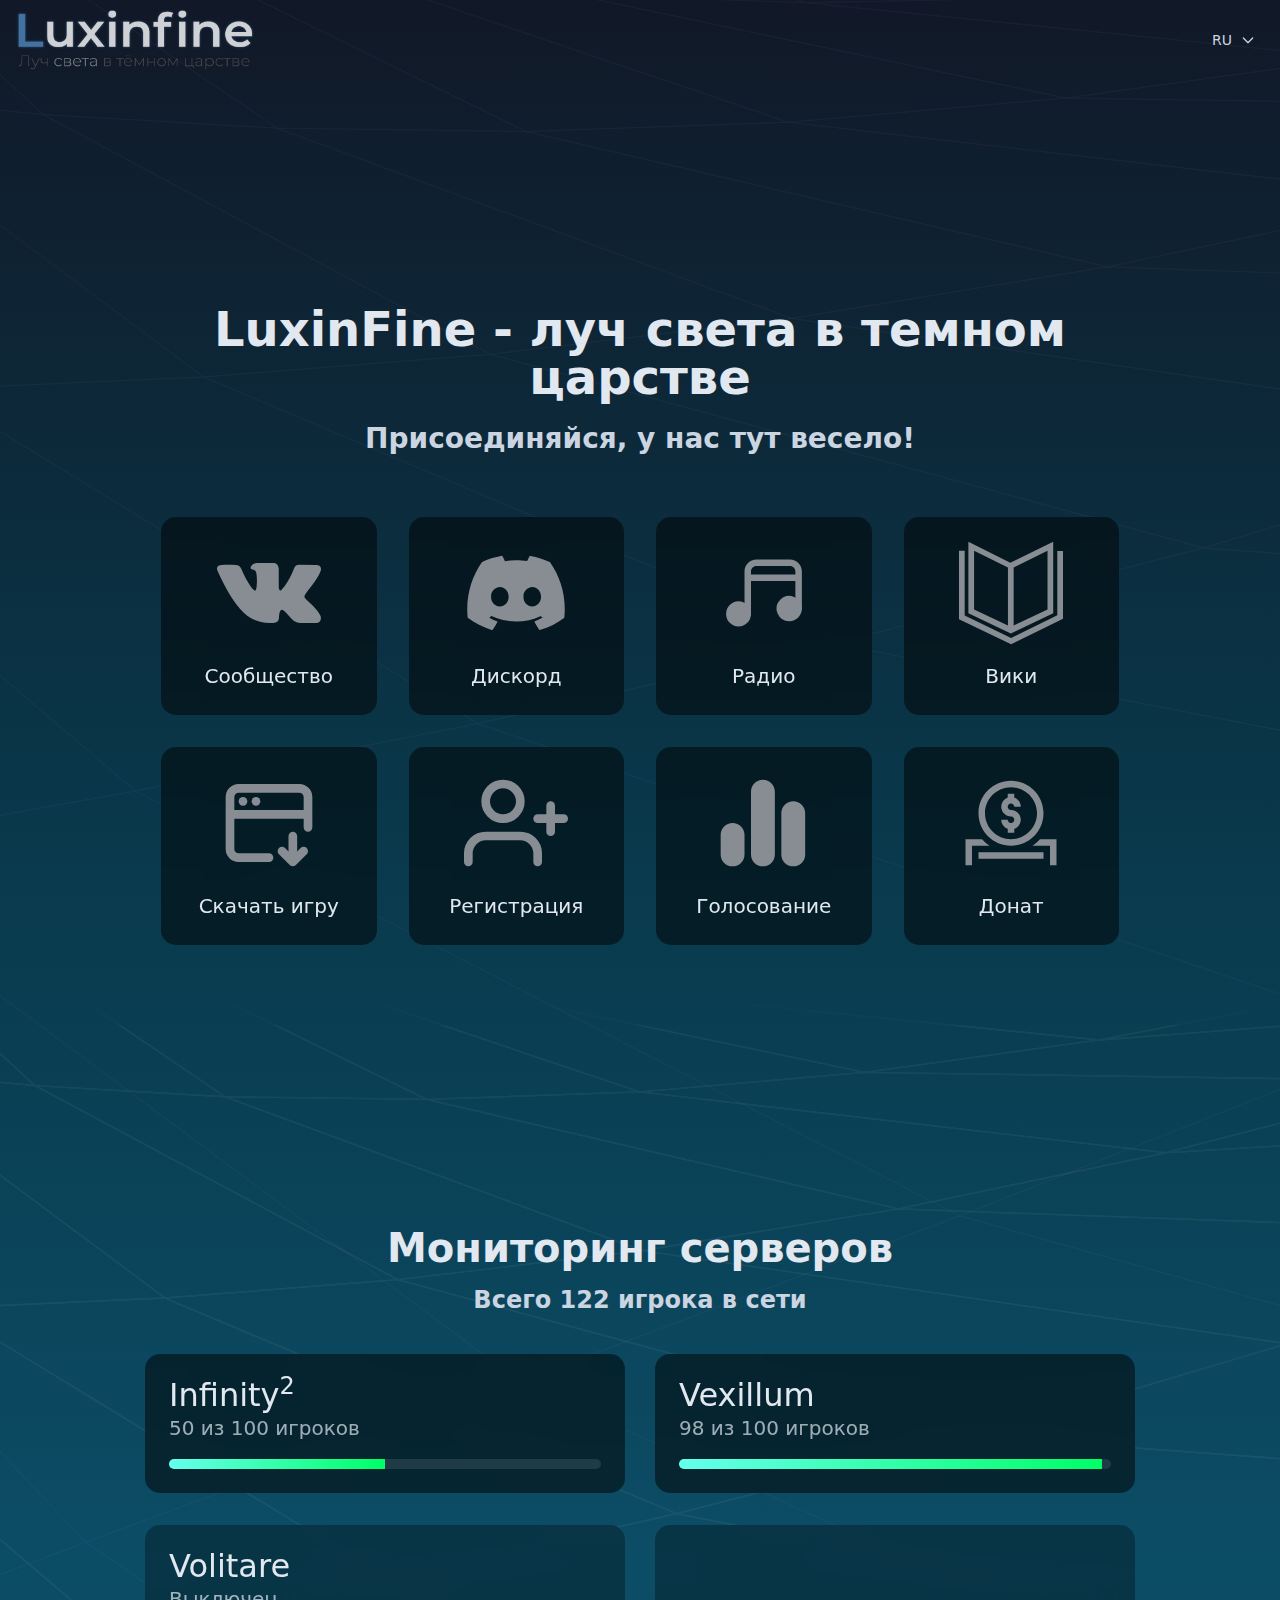
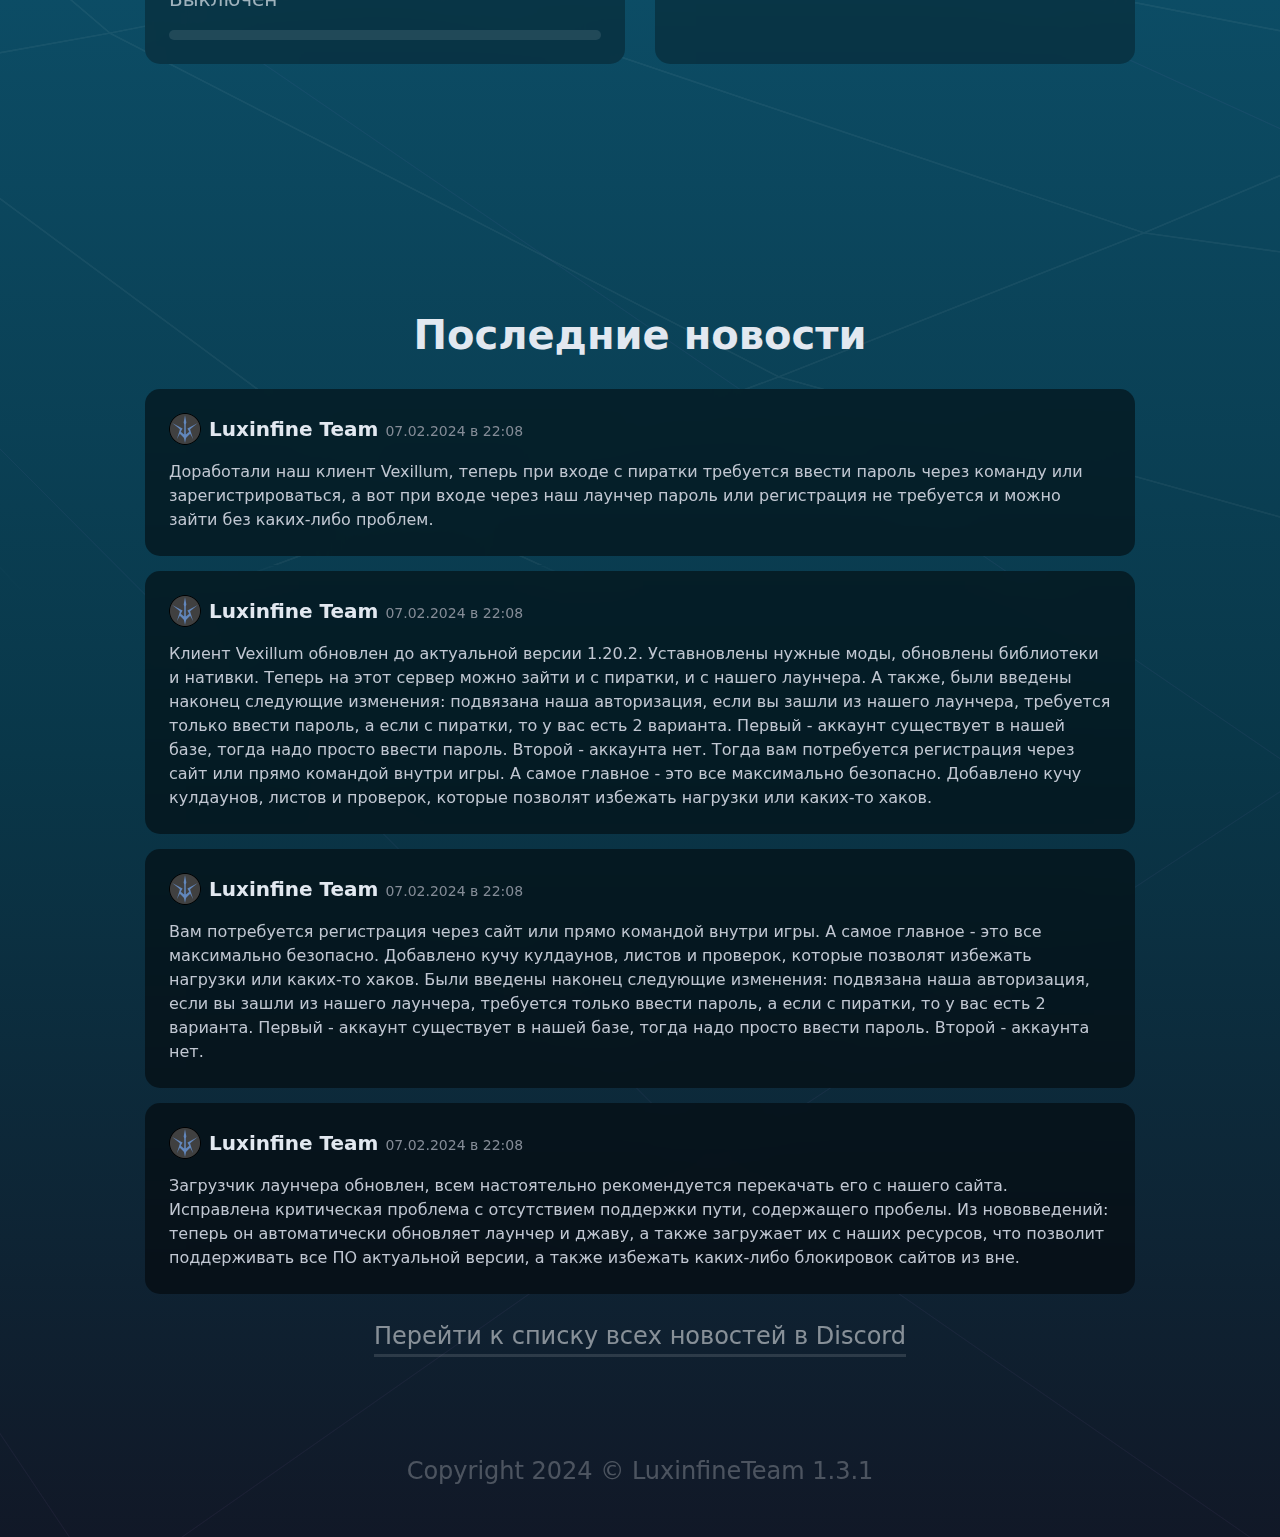
<file: index.html>
<!DOCTYPE html>
<!-- saved from url=(0023)https://luxinfine.su/ru -->
<html lang="ru" style="">
<head>
    <!-- Мета -->
	<meta content="text/html; charset=UTF-8" http-equiv="Content-Type">
	<meta content="width=device-width, initial-scale=1" name="viewport">

    <!-- CSS -->
	<link data-precedence="next" href="./external-resources/64fe7c238628ab5d.css" rel="stylesheet">
	<link href="css/style.css" rel="stylesheet">


    <!-- Скрипты, хз что делают, но оно так было в оригинале, тут не мешает, есть не просит, пусть будет, таки это не мой проект... -->
	<script async="" src="./external-resources/tag.js.Без названия"></script>
	<script async="" src="./external-resources/c141e8ea-bb4fbb07d711f540.js.Без названия" type="text/javascript"></script>
	<script async="" src="./external-resources/569-051e58d6b8f93418.js.Без названия" type="text/javascript"></script>
	<script async="" src="./external-resources/main-app-73351b437721988a.js.Без названия" type="text/javascript"></script>
	<script async="" src="./external-resources/global-error-ae437f39d9629626.js.Без названия" type="text/javascript"></script>
	<script async="" src="./external-resources/725-d474676fbbc9189a.js.Без названия" type="text/javascript"></script>
	<script async="" src="./external-resources/not-found-240b2c820c8fc975.js.Без названия" type="text/javascript"></script>
	<script async="" src="./external-resources/391-bc60613c8a31f101.js.Без названия" type="text/javascript"></script>
	<script async="" src="./external-resources/198-f03494c8de7cf21d.js.Без названия" type="text/javascript"></script>
	<script async="" src="./external-resources/902-a5b4509f11570738.js.Без названия" type="text/javascript"></script>
	<script async="" src="./external-resources/653-828294b491b09c89.js.Без названия" type="text/javascript"></script>
	<script async="" src="./external-resources/layout-84a6d3090f16ff59.js.Без названия" type="text/javascript"></script>
	<script async="" src="./external-resources/page-0a3cdf14e166d50a.js.Без названия" type="text/javascript"></script>
	<script async="" src="./external-resources/error-c13286f2f3abdace.js.Без названия" type="text/javascript"></script>

    <!-- Заголовок вкладки для страницы -->
	<title>LuxinFine - луч света в темном царстве</title>

    <!-- Ещё мета -->
	<meta content="Комплекс игровых серверов майнкрафт Luxinfine" name="description">
	<meta content="luxinfine, люксинфайн, minecraft, minecraft моды, minecraft mods, майнкрафт моды, майнкрафт, минекрафт, индустриал крафт, индустриальный сервер minecraft, технический сервер minecraft, магический сервер minecraft, сервер minecraft, сервера майнкрафт, minecraft сервера, майнкрафт сервера, minecraft 1.7.10 играть, майнкрафт 1.7.10, сервера minecraft с модами, сервера майнкрафт с модами, сервера minecraft, скачать minecraft, майнкрафт с лаунчером"
		  name="keywords">
	<meta content="Все права на проект принадлежат LuxinFineTeam" name="copyright">
	<meta content="1.3.1" name="version">
	<meta content="b1e2b0b4e0b4e0b4" name="yandex-verification">

    <!-- Иконка вкладки -->
	<link href="https://luxinfine.su/favicon.ico" rel="icon" sizes="256x256" type="image/x-icon">

    <!-- Ещё какие-то скрипты... -->
	<script nomodule="" src="./external-resources/polyfills-c67a75d1b6f99dc8.js.Без названия" type="text/javascript"></script>
	<script async="" src="https://counter.megaindex.ru/core.js?t;;1920*1080;https%3A//luxinfine.su/ru;LuxinFine%20-%20%D0%BB%D1%83%D1%87%20%D1%81%D0%B2%D0%B5%D1%82%D0%B0%20%D0%B2%20%D1%82%D0%B5%D0%BC%D0%BD%D0%BE%D0%BC%20%D1%86%D0%B0%D1%80%D1%81%D1%82%D0%B2%D0%B5;1541003" type="text/javascript"></script>
</head>
<body class="relative flex min-h-screen flex-col justify-between background-gradient bg-contain bg-no-repeat">

    <!-- Здесь было много скриптов, но они тут де-факто не нужны для оффлайн вёрстки -->
    <script async="" src="./external-resources/webpack-b560fe7582b570c2.js.Без названия" type="text/javascript"></script>

    <!-- Навигация - хз, почему это как хеадер в первоначальном варианте -->
    <header class="sticky flex h-20 items-center justify-between px-3 text-4xl font-semibold text-slate-300">
        <a class="flex w-max flex-row items-center justify-center gap-2" href="https://luxinfine.su/ru" hreflang="ru">
            <img alt="LuxinFine" class="h-[40px] w-[160px] lg:h-[60px] lg:w-[240px]" data-nimg="1" decoding="async" height="200" loading="lazy" src="./external-resources/logo-full.png" style="color: transparent;" width="761">
        </a>
        <div class="relative inline-block text-left">
            <button class="flex items-center space-x-2 p-2 text-sm font-medium">
                <span>RU</span>
                <svg class="h-4 w-4" fill="none" stroke="currentColor" viewBox="0 0 24 24" xmlns="http://www.w3.org/2000/svg">
                    <path d="M19 9l-7 7-7-7" stroke-linecap="round" stroke-linejoin="round" stroke-width="2"></path>
                </svg>
            </button>
        </div>
    </header>

    <!-- Основное содержание страницы -->
    <main class="flex flex-col items-center justify-center gap-8 text-slate-200 before:pointer-events-none before:absolute before:inset-0 before:block before:h-full before:w-full before:bg-[url(&#39;/bg-cover.svg&#39;)] before:bg-cover before:bg-no-repeat before:opacity-5">
		<!-- Шапка -->
        <div class="section">
			<div class="wrapper">
				<h1 class="text-center text-3xl font-bold text-slate-200 lg:text-5xl">LuxinFine - луч света в темном царстве</h1>
				<h2 class="text-center text-lg font-semibold text-slate-300 fs-3 mt-4">Присоединяйся, у нас тут весело!</h2>
				<div class="row mt-3 mt-md-5 mx-auto w-100">
					<div class="col-6 col-md-3 p-2 p-md-3">
						<a class="card py-4 px-1 text-nowrap"
						   href="https://vk.com/luxinfine"
						   rel="noreferrer"
						   target="_blank"
						>
							<img alt="VkIcon"
								 class="mx-auto mb-3 w-50"
								 src="./external-resources/vk-icon.5170bfbb.svg"
							>
							<div class="fs-5 text-slate-200 text-center">
								Сообщество
							</div>
						</a>
					</div>
					<div class="col-6 col-md-3 p-2 p-md-3">
						<a class="card py-4 px-1 text-nowrap h-100"
						   href="https://discord.gg/Kzytbpf"
						>
							<img alt="DiscordIcon"
								 class="mx-auto mb-3 w-50"
								 src="./external-resources/discord-icon.44c8cfde.svg"
							>

							<div class="fs-5 text-slate-200 text-center">
								Дискорд
							</div>
						</a>
					</div>

					<!-- -->

					<div class="col-6 col-md-3 p-2 p-md-3">
						<a class="card py-4 px-1 text-nowrap"
						   href="https://music.luxinfine.su/"
						   rel="noreferrer"
						   target="_blank"
						>
							<img alt="RadioIcon"
								 class="mx-auto mb-3 w-50"
								 src="./external-resources/radio-icon.0555ac58.svg"
							>

							<div class="fs-5 text-slate-200 text-center">
								Радио
							</div>
						</a>
					</div>
					<div class="col-6 col-md-3 p-2 p-md-3">
						<a class="card py-4 px-1 text-nowrap"
						   href="https://wiki.luxinfine.su/"
						   rel="noreferrer"
						   target="_blank"
						>
							<img alt="WikiIcon"
								 class="mx-auto mb-3 w-50"
								 src="./external-resources/wiki-icon.6c89e3e6.svg"
							>

							<div class="fs-5 text-slate-200 text-center">
								Вики
							</div>
						</a>
					</div>

					<!-- -->

					<div class="col-6 col-md-3 p-2 p-md-3">
						<a class="card py-4 px-1 text-nowrap"
						   href="https://luxinfine.su/ru/download"
						   hreflang="ru"
						>
							<img alt="DownloadIcon"
								 class="mx-auto mb-3 w-50"
								 src="./external-resources/download-icon.80c65b44.svg"
							>

							<div class="fs-5 text-slate-200 text-center">
								Скачать игру
							</div>
						</a>
					</div>
					<div class="col-6 col-md-3 p-2 p-md-3">
						<a class="card py-4 px-1 text-nowrap"
						   href="https://luxinfine.su/ru/registration"
						   hreflang="ru"
						>
							<img alt="RegistrationIcon"
								 class="mx-auto mb-3 w-50"
								 src="./external-resources/registration-icon.c9df92c6.svg">

							<div class="fs-5 text-slate-200 text-center">
								Регистрация
							</div>
						</a>
					</div>

					<!-- -->

					<div class="col-6 col-md-3 p-2 p-md-3">
						<a class="card py-4 px-1 text-nowrap"
						   href="https://luxinfine.su/ru/monitorings"
						   hreflang="ru"
						>
							<img alt="MonitoringsIcon"
								 class="mx-auto mb-3 w-50"
								 src="./external-resources/voting-icon.86ec63b9.svg"
							>

							<div class="fs-5 text-slate-200 text-center">
								Голосование
							</div>
						</a>
					</div>
					<div class="col-6 col-md-3 p-2 p-md-3">
						<a class="card py-4 px-1 text-nowrap"
						   href="https://luxinfine.su/ru/donate"
						   hreflang="ru"
						>
							<img alt="DonateIcon"
								 class="mx-auto mb-3 w-50"
								 src="./external-resources/donate-icon.a71db87b.svg"
							>
							<div class="fs-5 text-slate-200 text-center">
								Донат
							</div>
						</a>
					</div>
				</div>
			</div>
		</div>

		<div class="content">
			<img src="img/background-content.svg"
				 class="content__background"
				 alt
			>
			<!-- Мониторинг -->
			<div class="section">
				<div class="wrapper">
					<h2 class="text-center fs-1 font-bold text-slate-200">Мониторинг серверов</h2>
					<h3 class="text-center text-lg font-semibold text-slate-300 fs-4 mt-2">
						Всего 122 игрока в сети
					</h3>
					<div class="row monitoring mt-3 mt-md-4">
						<div class="col-12 col-md-6 py-2 py-md-3">
							<a href="index.html" class="card monitoring__card px-4 py-4">
								<h4 class="monitoring__card-heading fs-2">
									Infinity<sup>2</sup>
								</h4>
								<p class="monitoring__card-info fs-5">
									50 из 100 игроков
								</p>
								<div class="monitoring__card-progress mt-3">
									<div class="monitoring__card-progress__bar" style="width: 50%">
										<!-- Здесь ничего не должно быть, на div с классом monitoring__card-progress-bar вешаем style="width: 50%". где 50% - это % текущего онлайна от максимального онлайна-->
									</div>
								</div>
							</a>
						</div>
						<div class="col-12 col-md-6 py-2 py-md-3">
							<a href="index.html" class="card monitoring__card p-4">
								<h4 class="monitoring__card-heading fs-2">
									Vexillum
								</h4>
								<p class="monitoring__card-info fs-5">
									98 из 100 игроков
								</p>
								<div class="monitoring__card-progress mt-3">
									<div class="monitoring__card-progress__bar" style="width: 98%">
										<!-- Здесь ничего не должно быть, на div с классом monitoring__card-progress-bar вешаем style="width: 50%". где 50% - это % текущего онлайна от максимального онлайна-->
									</div>
								</div>
							</a>
						</div>
						<div class="col-12 col-md-6 py-2 py-md-3">
							<div class="card card_disabled monitoring__card p-4">
								<h4 class="monitoring__card-heading fs-2">
									Volitare
								</h4>
								<p class="monitoring__card-info fs-5">
									Выключен
								</p>
								<div class="monitoring__card-progress mt-3">
									<div class="monitoring__card-progress__bar" style="width: 0%">
										<!-- Здесь ничего не должно быть, на div с классом monitoring__card-progress-bar вешаем style="width: 50%". где 50% - это % текущего онлайна от максимального онлайна-->
									</div>
								</div>
							</div>
						</div>
						<div class="col-12 col-md-6 py-1 py-md-3">
							<div class="card card_disabled monitoring__card p-4">

							</div>
						</div>
					</div>
				</div>
			</div>

			<!-- Новости -->
			<div class="section">
				<div class="wrapper">
					<h2 class="text-center fs-1 font-bold text-slate-200">
						Последние новости
					</h2>
					<ul class="news mt-3 mt-md-4">
						<li class="news__item">
							<a href="index.html" class="card news__card p-4">
								<!-- Шапка новости -->
								<div class="d-flex flex-row align-items-center gap-2">
									<!-- Аватарка -->
									<img src="img/luxinfine-logo.png"
										 class="news__card-img"
										 alt
									>
									<h3 class="news__card-heading">
										<!-- Автор -->
										Luxinfine Team

										<!-- Дата -->
										<span class="news__card-meta">
											07.02.2024 в 22:08
										</span>
									</h3>
								</div>
								<p class="news__card-about">
									<!-- Содержимое новости -->
									Доработали наш клиент Vexillum, теперь при входе с пиратки требуется ввести пароль через команду или зарегистрироваться, а вот при входе через наш лаунчер пароль или регистрация не требуется и можно зайти без каких-либо проблем.
								</p>
							</a>
						</li>
						<li class="news__item">
							<a href="index.html" class="card news__card p-4">
								<div class="d-flex flex-row align-items-center gap-2">
									<img src="img/luxinfine-logo.png"
										 class="news__card-img"
										 alt
									>
									<h3 class="news__card-heading">
										Luxinfine Team

										<span class="news__card-meta">
										07.02.2024 в 22:08
									</span>
									</h3>
								</div>
								<p class="news__card-about">
									Клиент Vexillum обновлен до актуальной версии 1.20.2. Уставновлены нужные моды, обновлены библиотеки и нативки. Теперь на этот сервер можно зайти и с пиратки, и с нашего лаунчера. А также, были введены наконец следующие изменения: подвязана наша авторизация, если вы зашли из нашего лаунчера, требуется только ввести пароль, а если с пиратки, то у вас есть 2 варианта. Первый - аккаунт существует в нашей базе, тогда надо просто ввести пароль. Второй - аккаунта нет. Тогда вам потребуется регистрация через сайт или прямо командой внутри игры. А самое главное - это все максимально безопасно. Добавлено кучу кулдаунов, листов и проверок, которые позволят избежать нагрузки или каких-то хаков.
								</p>
							</a>
						</li>
						<li class="news__item">
							<a href="index.html" class="card news__card p-4">
								<div class="d-flex flex-row align-items-center gap-2">
									<img src="img/luxinfine-logo.png"
										 class="news__card-img"
										 alt
									>
									<h3 class="news__card-heading">
										Luxinfine Team

										<span class="news__card-meta">
										07.02.2024 в 22:08
									</span>
									</h3>
								</div>
								<p class="news__card-about">
									Вам потребуется регистрация через сайт или прямо командой внутри игры. А самое главное - это все максимально безопасно. Добавлено кучу кулдаунов, листов и проверок, которые позволят избежать нагрузки или каких-то хаков. Были введены наконец следующие изменения: подвязана наша авторизация, если вы зашли из нашего лаунчера, требуется только ввести пароль, а если с пиратки, то у вас есть 2 варианта. Первый - аккаунт существует в нашей базе, тогда надо просто ввести пароль. Второй - аккаунта нет.
								</p>
							</a>
						</li>
						<li class="news__item">
							<a href="index.html" class="card news__card p-4">
								<div class="d-flex flex-row align-items-center gap-2">
									<img src="img/luxinfine-logo.png"
										 class="news__card-img"
										 alt
									>
									<h3 class="news__card-heading">
										Luxinfine Team

										<span class="news__card-meta">
										07.02.2024 в 22:08
									</span>
									</h3>
								</div>
								<p class="news__card-about">
									Загрузчик лаунчера обновлен, всем настоятельно рекомендуется перекачать его с нашего сайта. Исправлена критическая проблема с отсутствием поддержки пути, содержащего пробелы. Из нововведений: теперь он автоматически обновляет лаунчер и джаву, а также загружает их с наших ресурсов, что позволит поддерживать все ПО актуальной версии, а также избежать каких-либо блокировок сайтов из вне.
								</p>
							</a>
						</li>
						<li class="mt-4 text-center">
							<a href="index.html" class="link fs-4">
								Перейти к списку всех новостей в Discord
							</a>
						</li>
					</ul>
				</div>
			</div>
		</div>
    </main>

    <!-- Копирайт -->
    <footer class="text-center opacity-25 text-white fs-4 p-3 p-md-5 mt-5">
		Copyright 2024 © LuxinfineTeam 1.3.1
    </footer>
</body>
</html>
</file>
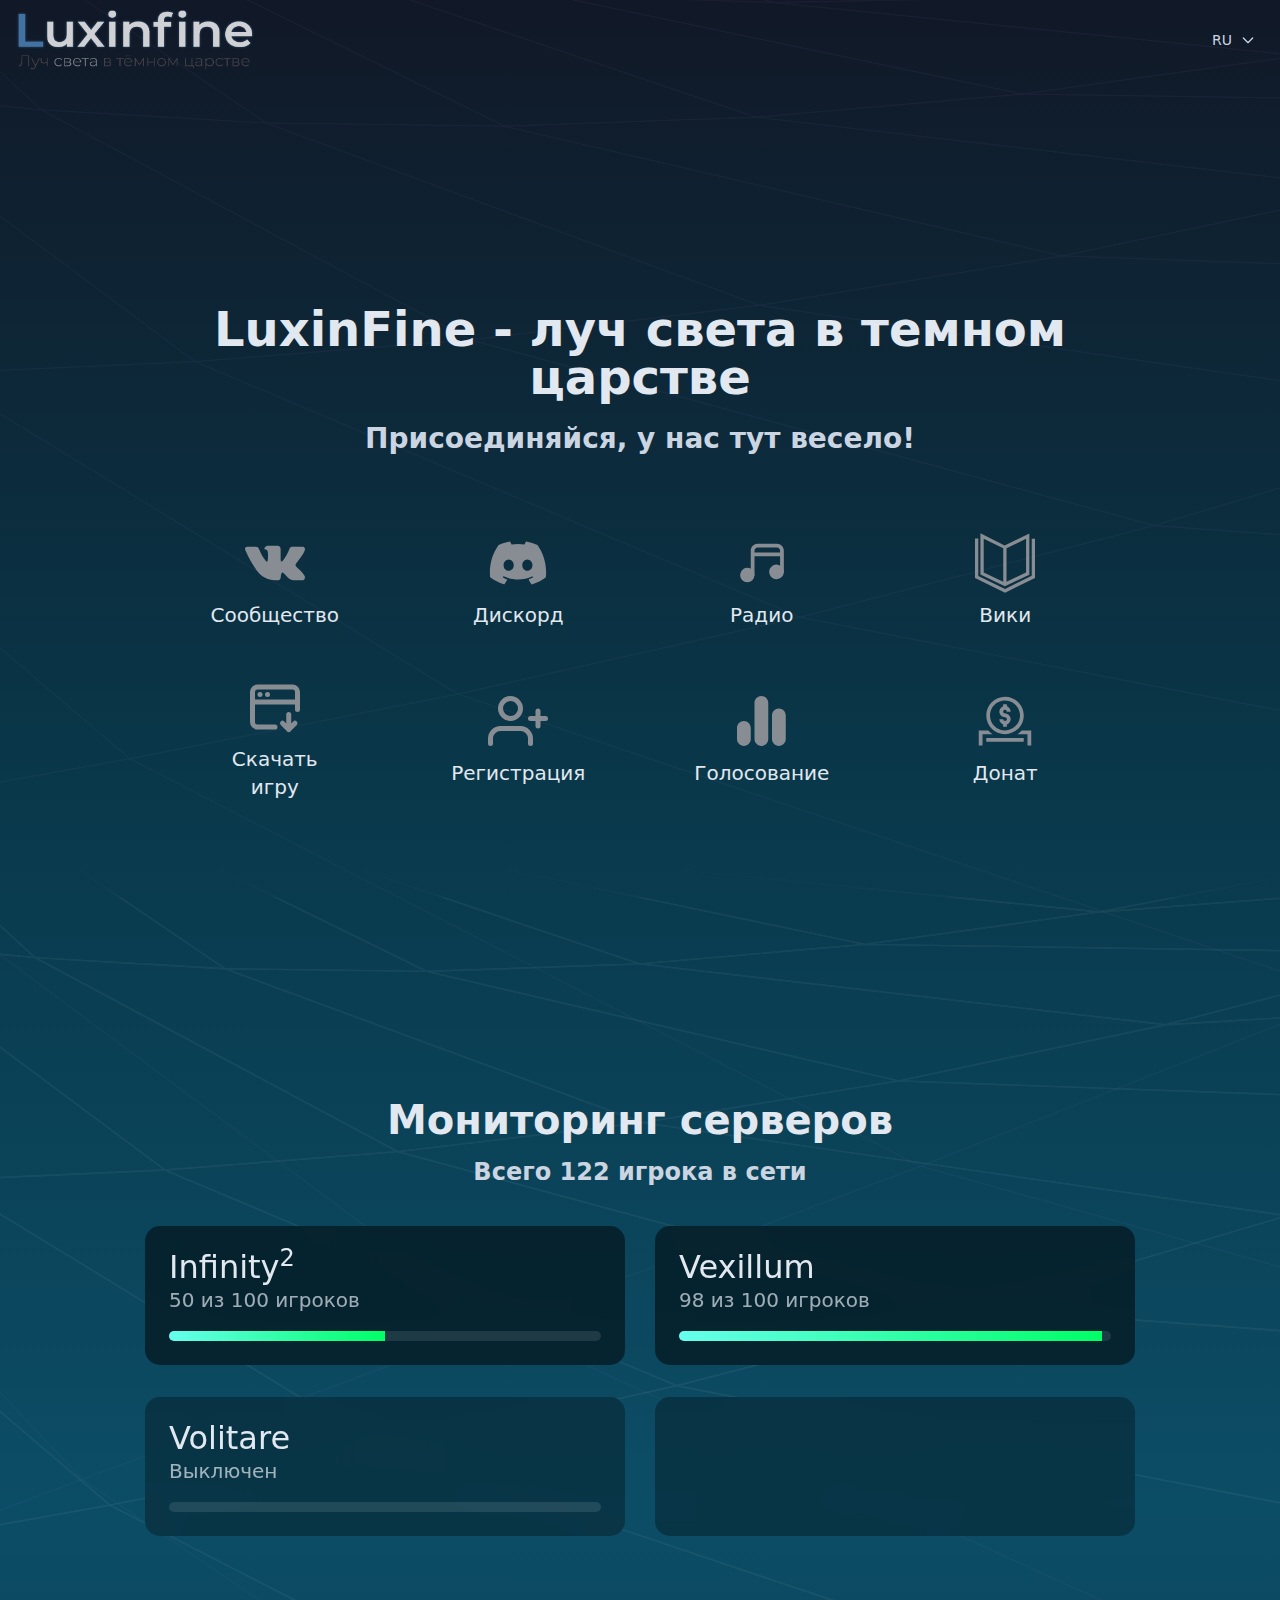
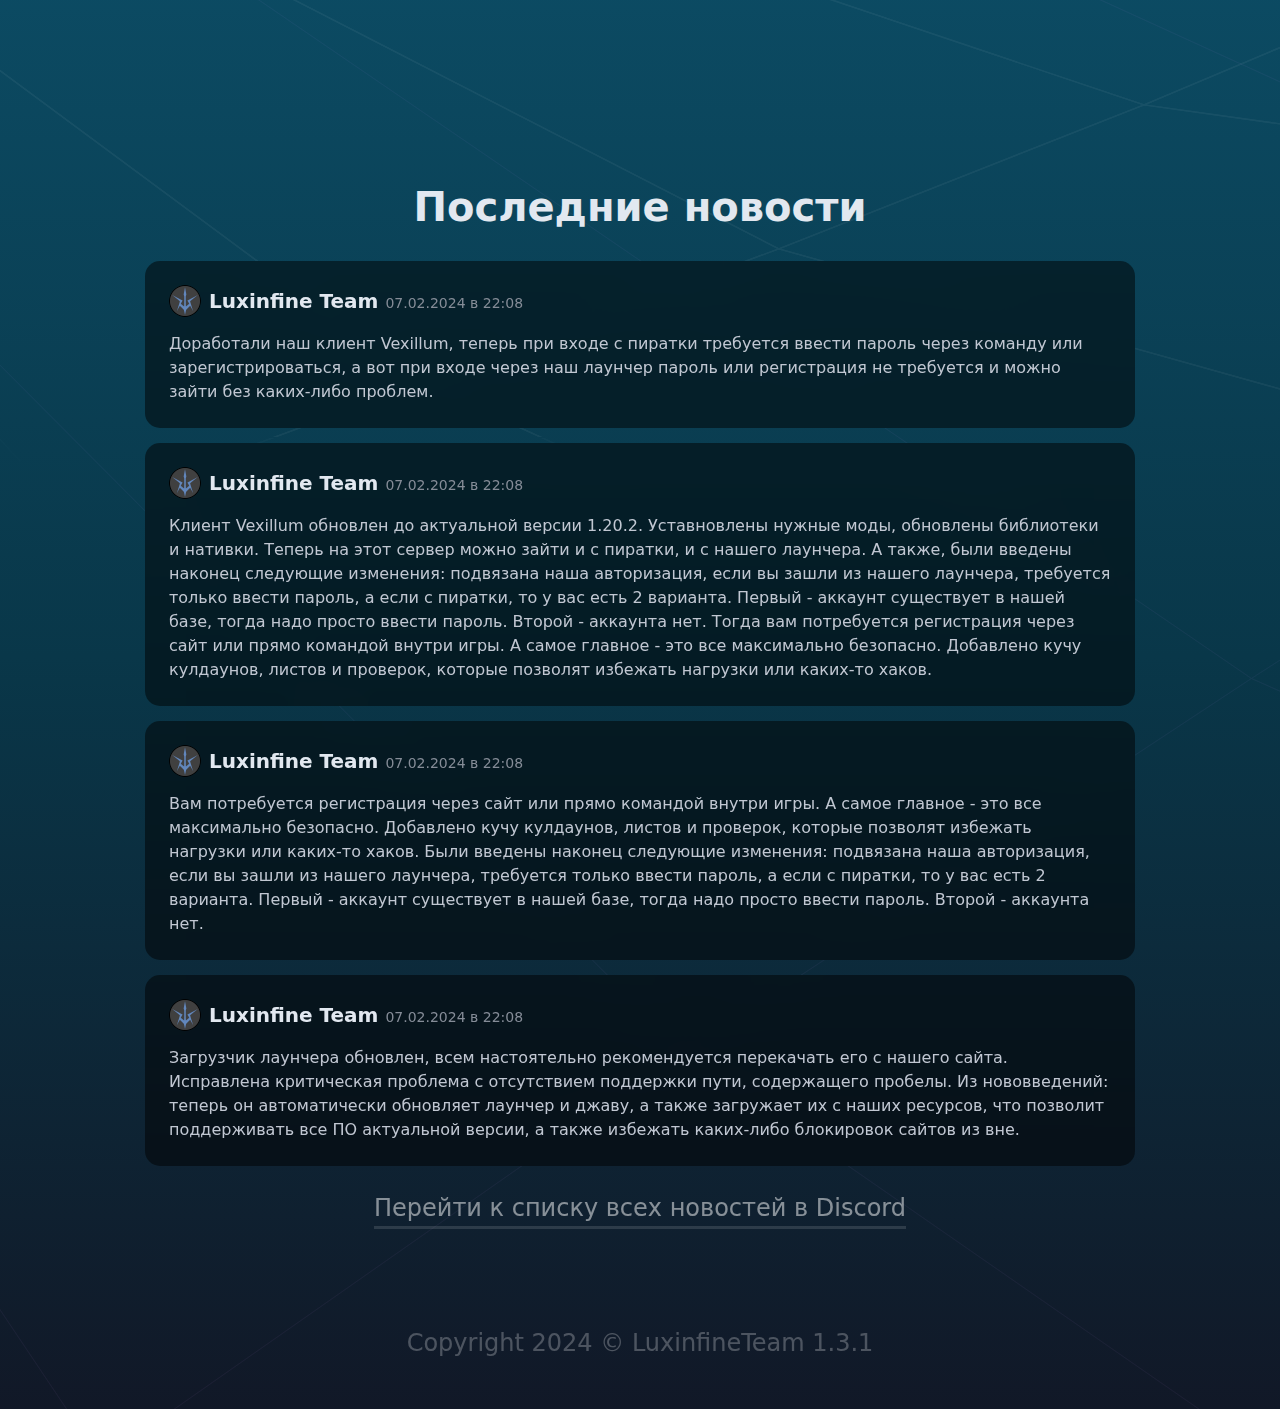
<file: index_with-classic-header.html>
<!DOCTYPE html>
<!-- saved from url=(0023)https://luxinfine.su/ru -->
<html lang="ru" style="">
<head>
    <!-- Мета -->
	<meta content="text/html; charset=UTF-8" http-equiv="Content-Type">
	<meta content="width=device-width, initial-scale=1" name="viewport">

    <!-- CSS -->
	<link data-precedence="next" href="./external-resources/64fe7c238628ab5d.css" rel="stylesheet">
	<link href="css/style.css" rel="stylesheet">


    <!-- Скрипты, хз что делают, но оно так было в оригинале, тут не мешает, есть не просит, пусть будет, таки это не мой проект... -->
	<script async="" src="./external-resources/tag.js.Без названия"></script>
	<script async="" src="./external-resources/c141e8ea-bb4fbb07d711f540.js.Без названия" type="text/javascript"></script>
	<script async="" src="./external-resources/569-051e58d6b8f93418.js.Без названия" type="text/javascript"></script>
	<script async="" src="./external-resources/main-app-73351b437721988a.js.Без названия" type="text/javascript"></script>
	<script async="" src="./external-resources/global-error-ae437f39d9629626.js.Без названия" type="text/javascript"></script>
	<script async="" src="./external-resources/725-d474676fbbc9189a.js.Без названия" type="text/javascript"></script>
	<script async="" src="./external-resources/not-found-240b2c820c8fc975.js.Без названия" type="text/javascript"></script>
	<script async="" src="./external-resources/391-bc60613c8a31f101.js.Без названия" type="text/javascript"></script>
	<script async="" src="./external-resources/198-f03494c8de7cf21d.js.Без названия" type="text/javascript"></script>
	<script async="" src="./external-resources/902-a5b4509f11570738.js.Без названия" type="text/javascript"></script>
	<script async="" src="./external-resources/653-828294b491b09c89.js.Без названия" type="text/javascript"></script>
	<script async="" src="./external-resources/layout-84a6d3090f16ff59.js.Без названия" type="text/javascript"></script>
	<script async="" src="./external-resources/page-0a3cdf14e166d50a.js.Без названия" type="text/javascript"></script>
	<script async="" src="./external-resources/error-c13286f2f3abdace.js.Без названия" type="text/javascript"></script>

    <!-- Заголовок вкладки для страницы -->
	<title>LuxinFine - луч света в темном царстве</title>

    <!-- Ещё мета -->
	<meta content="Комплекс игровых серверов майнкрафт Luxinfine" name="description">
	<meta content="luxinfine, люксинфайн, minecraft, minecraft моды, minecraft mods, майнкрафт моды, майнкрафт, минекрафт, индустриал крафт, индустриальный сервер minecraft, технический сервер minecraft, магический сервер minecraft, сервер minecraft, сервера майнкрафт, minecraft сервера, майнкрафт сервера, minecraft 1.7.10 играть, майнкрафт 1.7.10, сервера minecraft с модами, сервера майнкрафт с модами, сервера minecraft, скачать minecraft, майнкрафт с лаунчером"
		  name="keywords">
	<meta content="Все права на проект принадлежат LuxinFineTeam" name="copyright">
	<meta content="1.3.1" name="version">
	<meta content="b1e2b0b4e0b4e0b4" name="yandex-verification">

    <!-- Иконка вкладки -->
	<link href="https://luxinfine.su/favicon.ico" rel="icon" sizes="256x256" type="image/x-icon">

    <!-- Ещё какие-то скрипты... -->
	<script nomodule="" src="./external-resources/polyfills-c67a75d1b6f99dc8.js.Без названия" type="text/javascript"></script>
	<script async="" src="https://counter.megaindex.ru/core.js?t;;1920*1080;https%3A//luxinfine.su/ru;LuxinFine%20-%20%D0%BB%D1%83%D1%87%20%D1%81%D0%B2%D0%B5%D1%82%D0%B0%20%D0%B2%20%D1%82%D0%B5%D0%BC%D0%BD%D0%BE%D0%BC%20%D1%86%D0%B0%D1%80%D1%81%D1%82%D0%B2%D0%B5;1541003" type="text/javascript"></script>
</head>
<body class="relative flex min-h-screen flex-col justify-between background-gradient">

    <!-- Здесь было много скриптов, но они тут де-факто не нужны для оффлайн вёрстки -->
    <script async="" src="./external-resources/webpack-b560fe7582b570c2.js.Без названия" type="text/javascript"></script>

    <!-- Навигация - хз, почему это как хеадер в первоначальном варианте -->
    <header class="sticky flex h-20 items-center justify-between px-3 text-4xl font-semibold text-slate-300">
        <a class="flex w-max flex-row items-center justify-center gap-2" href="https://luxinfine.su/ru" hreflang="ru">
            <img alt="LuxinFine" class="h-[40px] w-[160px] lg:h-[60px] lg:w-[240px]" data-nimg="1" decoding="async" height="200" loading="lazy" src="./external-resources/logo-full.png" style="color: transparent;" width="761">
        </a>
        <div class="relative inline-block text-left">
            <button class="flex items-center space-x-2 p-2 text-sm font-medium">
                <span>RU</span>
                <svg class="h-4 w-4" fill="none" stroke="currentColor" viewBox="0 0 24 24" xmlns="http://www.w3.org/2000/svg">
                    <path d="M19 9l-7 7-7-7" stroke-linecap="round" stroke-linejoin="round" stroke-width="2"></path>
                </svg>
            </button>
        </div>
    </header>

    <!-- Основное содержание страницы -->
    <main class="flex flex-col items-center justify-center gap-8 text-slate-200 before:pointer-events-none before:absolute before:inset-0 before:block before:h-full before:w-full before:bg-[url(&#39;/bg-cover.svg&#39;)] before:bg-cover before:bg-no-repeat before:opacity-5">
		<!-- Шапка -->
        <div class="section">
			<div class="wrapper">
				<h1 class="text-center text-3xl font-bold text-slate-200 lg:text-5xl">LuxinFine - луч света в темном царстве</h1>
				<h2 class="text-center text-lg font-semibold text-slate-300 fs-3 mt-4">Присоединяйся, у нас тут весело!</h2>
				<div class="grid grid-cols-2 justify-between gap-12 p-8 md:grid-cols-4 lg:grid-rows-1 mt-5 mx-auto" style="justify-items: center">
					<a class="flex flex-col gap-2 justify-center items-center text-md lg:text-xl text-slate-200 hover:text-gray-300 w-[120px] text-center" href="https://vk.com/luxinfine" rel="noreferrer" target="_blank">
						<img alt="VkIcon" class="h-[30px] w-[30px] md:h-[45px] md:w-[45px] lg:h-[60px] lg:w-[60px]" data-nimg="1" decoding="async" height="800" loading="lazy" src="./external-resources/vk-icon.5170bfbb.svg" style="color: transparent;" width="800">Сообщество </a>
					<a class="flex flex-col gap-2 justify-center items-center text-md lg:text-xl text-slate-200 hover:text-gray-300 w-[120px] text-center" href="https://discord.gg/Kzytbpf" rel="noreferrer" target="_blank">
						<img alt="DiscordIcon" class="h-[30px] w-[30px] md:h-[45px] md:w-[45px] lg:h-[60px] lg:w-[60px]" data-nimg="1" decoding="async" height="800" loading="lazy" src="./external-resources/discord-icon.44c8cfde.svg" style="color: transparent;" width="800">Дискорд </a>
					<a class="flex flex-col gap-2 justify-center items-center text-md lg:text-xl text-slate-200 hover:text-gray-300 w-[120px] text-center" href="https://music.luxinfine.su/" rel="noreferrer" target="_blank">
						<img alt="RadioIcon" class="h-[30px] w-[30px] md:h-[45px] md:w-[45px] lg:h-[60px] lg:w-[60px]" data-nimg="1" decoding="async" height="800" loading="lazy" src="./external-resources/radio-icon.0555ac58.svg" style="color: transparent;" width="800">Радио </a>
					<a class="flex flex-col gap-2 justify-center items-center text-md lg:text-xl text-slate-200 hover:text-gray-300 w-[120px] text-center" href="https://wiki.luxinfine.su/" rel="noreferrer" target="_blank">
						<img alt="WikiIcon" class="h-[30px] w-[30px] md:h-[45px] md:w-[45px] lg:h-[60px] lg:w-[60px]" data-nimg="1" decoding="async" height="400" loading="lazy" src="./external-resources/wiki-icon.6c89e3e6.svg" style="color: transparent;" width="400">Вики </a>
					<a class="flex flex-col gap-2 justify-center items-center text-md lg:text-xl text-slate-200 hover:text-gray-300 w-[120px] text-center" href="https://luxinfine.su/ru/download" hreflang="ru">
						<img alt="DownloadIcon" class="h-[30px] w-[30px] md:h-[45px] md:w-[45px] lg:h-[60px] lg:w-[60px]" data-nimg="1" decoding="async" height="800" loading="lazy" src="./external-resources/download-icon.80c65b44.svg" style="color: transparent;" width="800">Скачать игру </a>
					<a class="flex flex-col gap-2 justify-center items-center text-md lg:text-xl text-slate-200 hover:text-gray-300 w-[120px] text-center" href="https://luxinfine.su/ru/registration" hreflang="ru">
						<img alt="RegistrationIcon" class="h-[30px] w-[30px] md:h-[45px] md:w-[45px] lg:h-[60px] lg:w-[60px]" data-nimg="1" decoding="async" height="800" loading="lazy" src="./external-resources/registration-icon.c9df92c6.svg" style="color: transparent;" width="800">Регистрация </a>
					<a class="flex flex-col gap-2 justify-center items-center text-md lg:text-xl text-slate-200 hover:text-gray-300 w-[120px] text-center" href="https://luxinfine.su/ru/monitorings" hreflang="ru">
						<img alt="MonitoringsIcon" class="h-[30px] w-[30px] md:h-[45px] md:w-[45px] lg:h-[60px] lg:w-[60px]" data-nimg="1" decoding="async" height="800" loading="lazy" src="./external-resources/voting-icon.86ec63b9.svg" style="color: transparent;" width="800">Голосование </a>
					<a class="flex flex-col gap-2 justify-center items-center text-md lg:text-xl text-slate-200 hover:text-gray-300 w-[120px] text-center" href="https://luxinfine.su/ru/donate" hreflang="ru">
						<img alt="DonateIcon" class="h-[30px] w-[30px] md:h-[45px] md:w-[45px] lg:h-[60px] lg:w-[60px]" data-nimg="1" decoding="async" height="800" loading="lazy" src="./external-resources/donate-icon.a71db87b.svg" style="color: transparent;" width="800">Донат </a>
				</div>
			</div>
		</div>

		<div class="content">
			<img src="img/background-content.svg"
				 class="content__background"
				 alt
			>
			<!-- Мониторинг -->
			<div class="section">
				<div class="wrapper">
					<h2 class="text-center fs-1 font-bold text-slate-200">Мониторинг серверов</h2>
					<h3 class="text-center text-lg font-semibold text-slate-300 fs-4 mt-2">
						Всего 122 игрока в сети
					</h3>
					<div class="row monitoring mt-3 mt-md-4">
						<div class="col-12 col-md-6 py-2 py-md-3">
							<a href="index.html" class="card monitoring__card px-4 py-4">
								<h4 class="monitoring__card-heading fs-2">
									Infinity<sup>2</sup>
								</h4>
								<p class="monitoring__card-info fs-5">
									50 из 100 игроков
								</p>
								<div class="monitoring__card-progress mt-3">
									<div class="monitoring__card-progress__bar" style="width: 50%">
										<!-- Здесь ничего не должно быть, на div с классом monitoring__card-progress-bar вешаем style="width: 50%". где 50% - это % текущего онлайна от максимального онлайна-->
									</div>
								</div>
							</a>
						</div>
						<div class="col-12 col-md-6 py-2 py-md-3">
							<a href="index.html" class="card monitoring__card p-4">
								<h4 class="monitoring__card-heading fs-2">
									Vexillum
								</h4>
								<p class="monitoring__card-info fs-5">
									98 из 100 игроков
								</p>
								<div class="monitoring__card-progress mt-3">
									<div class="monitoring__card-progress__bar" style="width: 98%">
										<!-- Здесь ничего не должно быть, на div с классом monitoring__card-progress-bar вешаем style="width: 50%". где 50% - это % текущего онлайна от максимального онлайна-->
									</div>
								</div>
							</a>
						</div>
						<div class="col-12 col-md-6 py-2 py-md-3">
							<div class="card card_disabled monitoring__card p-4">
								<h4 class="monitoring__card-heading fs-2">
									Volitare
								</h4>
								<p class="monitoring__card-info fs-5">
									Выключен
								</p>
								<div class="monitoring__card-progress mt-3">
									<div class="monitoring__card-progress__bar" style="width: 0%">
										<!-- Здесь ничего не должно быть, на div с классом monitoring__card-progress-bar вешаем style="width: 50%". где 50% - это % текущего онлайна от максимального онлайна-->
									</div>
								</div>
							</div>
						</div>
						<div class="col-12 col-md-6 py-1 py-md-3">
							<div class="card card_disabled monitoring__card p-4">

							</div>
						</div>
					</div>
				</div>
			</div>

			<!-- Новости -->
			<div class="section">
				<div class="wrapper">
					<h2 class="text-center fs-1 font-bold text-slate-200">
						Последние новости
					</h2>
					<ul class="news mt-3 mt-md-4">
						<li class="news__item">
							<a href="index.html" class="card news__card p-4">
								<!-- Шапка новости -->
								<div class="d-flex flex-row align-items-center gap-2">
									<!-- Аватарка -->
									<img src="img/luxinfine-logo.png"
										 class="news__card-img"
										 alt
									>
									<h3 class="news__card-heading">
										<!-- Автор -->
										Luxinfine Team

										<!-- Дата -->
										<span class="news__card-meta">
											07.02.2024 в 22:08
										</span>
									</h3>
								</div>
								<p class="news__card-about">
									<!-- Содержимое новости -->
									Доработали наш клиент Vexillum, теперь при входе с пиратки требуется ввести пароль через команду или зарегистрироваться, а вот при входе через наш лаунчер пароль или регистрация не требуется и можно зайти без каких-либо проблем.
								</p>
							</a>
						</li>
						<li class="news__item">
							<a href="index.html" class="card news__card p-4">
								<div class="d-flex flex-row align-items-center gap-2">
									<img src="img/luxinfine-logo.png"
										 class="news__card-img"
										 alt
									>
									<h3 class="news__card-heading">
										Luxinfine Team

										<span class="news__card-meta">
										07.02.2024 в 22:08
									</span>
									</h3>
								</div>
								<p class="news__card-about">
									Клиент Vexillum обновлен до актуальной версии 1.20.2. Уставновлены нужные моды, обновлены библиотеки и нативки. Теперь на этот сервер можно зайти и с пиратки, и с нашего лаунчера. А также, были введены наконец следующие изменения: подвязана наша авторизация, если вы зашли из нашего лаунчера, требуется только ввести пароль, а если с пиратки, то у вас есть 2 варианта. Первый - аккаунт существует в нашей базе, тогда надо просто ввести пароль. Второй - аккаунта нет. Тогда вам потребуется регистрация через сайт или прямо командой внутри игры. А самое главное - это все максимально безопасно. Добавлено кучу кулдаунов, листов и проверок, которые позволят избежать нагрузки или каких-то хаков.
								</p>
							</a>
						</li>
						<li class="news__item">
							<a href="index.html" class="card news__card p-4">
								<div class="d-flex flex-row align-items-center gap-2">
									<img src="img/luxinfine-logo.png"
										 class="news__card-img"
										 alt
									>
									<h3 class="news__card-heading">
										Luxinfine Team

										<span class="news__card-meta">
										07.02.2024 в 22:08
									</span>
									</h3>
								</div>
								<p class="news__card-about">
									Вам потребуется регистрация через сайт или прямо командой внутри игры. А самое главное - это все максимально безопасно. Добавлено кучу кулдаунов, листов и проверок, которые позволят избежать нагрузки или каких-то хаков. Были введены наконец следующие изменения: подвязана наша авторизация, если вы зашли из нашего лаунчера, требуется только ввести пароль, а если с пиратки, то у вас есть 2 варианта. Первый - аккаунт существует в нашей базе, тогда надо просто ввести пароль. Второй - аккаунта нет.
								</p>
							</a>
						</li>
						<li class="news__item">
							<a href="index.html" class="card news__card p-4">
								<div class="d-flex flex-row align-items-center gap-2">
									<img src="img/luxinfine-logo.png"
										 class="news__card-img"
										 alt
									>
									<h3 class="news__card-heading">
										Luxinfine Team

										<span class="news__card-meta">
										07.02.2024 в 22:08
									</span>
									</h3>
								</div>
								<p class="news__card-about">
									Загрузчик лаунчера обновлен, всем настоятельно рекомендуется перекачать его с нашего сайта. Исправлена критическая проблема с отсутствием поддержки пути, содержащего пробелы. Из нововведений: теперь он автоматически обновляет лаунчер и джаву, а также загружает их с наших ресурсов, что позволит поддерживать все ПО актуальной версии, а также избежать каких-либо блокировок сайтов из вне.
								</p>
							</a>
						</li>
						<li class="mt-4 text-center">
							<a href="index.html" class="link fs-4">
								Перейти к списку всех новостей в Discord
							</a>
						</li>
					</ul>
				</div>
			</div>
		</div>
    </main>

    <!-- Копирайт -->
    <footer class="text-center opacity-25 text-white fs-4 p-3 p-md-5 mt-5">
		Copyright 2024 © LuxinfineTeam 1.3.1
    </footer>
</body>
</html>
</file>
<file: external-resources/64fe7c238628ab5d.css>
/*!tailwindcss v3.3.5 | MIT License | https://tailwindcss.com*/*,:after,:before{border:0 solid #e5e7eb;box-sizing:border-box}:after,:before{--tw-content:""}html{-webkit-text-size-adjust:100%;font-feature-settings:normal;font-family:ui-sans-serif,system-ui,-apple-system,BlinkMacSystemFont,Segoe UI,Roboto,Helvetica Neue,Arial,Noto Sans,sans-serif,Apple Color Emoji,Segoe UI Emoji,Segoe UI Symbol,Noto Color Emoji;font-variation-settings:normal;line-height:1.5;-moz-tab-size:4;-o-tab-size:4;tab-size:4}body{line-height:inherit;margin:0}hr{border-top-width:1px;color:inherit;height:0}abbr:where([title]){-webkit-text-decoration:underline dotted;text-decoration:underline dotted}h1,h2,h3,h4,h5,h6{font-size:inherit;font-weight:inherit}a{color:inherit;text-decoration:inherit}b,strong{font-weight:bolder}code,kbd,pre,samp{font-family:ui-monospace,SFMono-Regular,Menlo,Monaco,Consolas,Liberation Mono,Courier New,monospace;font-size:1em}small{font-size:80%}sub,sup{font-size:75%;line-height:0;position:relative;vertical-align:baseline}sub{bottom:-.25em}sup{top:-.5em}table{border-collapse:collapse;border-color:inherit;text-indent:0}button,input,optgroup,select,textarea{font-feature-settings:inherit;color:inherit;font-family:inherit;font-size:100%;font-variation-settings:inherit;font-weight:inherit;line-height:inherit;margin:0;padding:0}button,select{text-transform:none}[type=button],[type=reset],[type=submit],button{-webkit-appearance:button;background-color:transparent;background-image:none}:-moz-focusring{outline:auto}:-moz-ui-invalid{box-shadow:none}progress{vertical-align:baseline}::-webkit-inner-spin-button,::-webkit-outer-spin-button{height:auto}[type=search]{-webkit-appearance:textfield;outline-offset:-2px}::-webkit-search-decoration{-webkit-appearance:none}::-webkit-file-upload-button{-webkit-appearance:button;font:inherit}summary{display:list-item}blockquote,dd,dl,fieldset,figure,h1,h2,h3,h4,h5,h6,hr,p,pre{margin:0}fieldset,legend{padding:0}menu,ol,ul{list-style:none;margin:0;padding:0}dialog{padding:0}textarea{resize:vertical}input::-moz-placeholder,textarea::-moz-placeholder{color:#9ca3af;opacity:1}input::placeholder,textarea::placeholder{color:#9ca3af;opacity:1}[role=button],button{cursor:pointer}:disabled{cursor:default}audio,canvas,embed,iframe,img,object,svg,video{display:block;vertical-align:middle}img,video{height:auto;max-width:100%}[hidden]{display:none}*,:after,:before{--tw-border-spacing-x:0;--tw-border-spacing-y:0;--tw-translate-x:0;--tw-translate-y:0;--tw-rotate:0;--tw-skew-x:0;--tw-skew-y:0;--tw-scale-x:1;--tw-scale-y:1;--tw-pan-x: ;--tw-pan-y: ;--tw-pinch-zoom: ;--tw-scroll-snap-strictness:proximity;--tw-gradient-from-position: ;--tw-gradient-via-position: ;--tw-gradient-to-position: ;--tw-ordinal: ;--tw-slashed-zero: ;--tw-numeric-figure: ;--tw-numeric-spacing: ;--tw-numeric-fraction: ;--tw-ring-inset: ;--tw-ring-offset-width:0px;--tw-ring-offset-color:#fff;--tw-ring-color:rgba(59,130,246,.5);--tw-ring-offset-shadow:0 0 #0000;--tw-ring-shadow:0 0 #0000;--tw-shadow:0 0 #0000;--tw-shadow-colored:0 0 #0000;--tw-blur: ;--tw-brightness: ;--tw-contrast: ;--tw-grayscale: ;--tw-hue-rotate: ;--tw-invert: ;--tw-saturate: ;--tw-sepia: ;--tw-drop-shadow: ;--tw-backdrop-blur: ;--tw-backdrop-brightness: ;--tw-backdrop-contrast: ;--tw-backdrop-grayscale: ;--tw-backdrop-hue-rotate: ;--tw-backdrop-invert: ;--tw-backdrop-opacity: ;--tw-backdrop-saturate: ;--tw-backdrop-sepia: }::backdrop{--tw-border-spacing-x:0;--tw-border-spacing-y:0;--tw-translate-x:0;--tw-translate-y:0;--tw-rotate:0;--tw-skew-x:0;--tw-skew-y:0;--tw-scale-x:1;--tw-scale-y:1;--tw-pan-x: ;--tw-pan-y: ;--tw-pinch-zoom: ;--tw-scroll-snap-strictness:proximity;--tw-gradient-from-position: ;--tw-gradient-via-position: ;--tw-gradient-to-position: ;--tw-ordinal: ;--tw-slashed-zero: ;--tw-numeric-figure: ;--tw-numeric-spacing: ;--tw-numeric-fraction: ;--tw-ring-inset: ;--tw-ring-offset-width:0px;--tw-ring-offset-color:#fff;--tw-ring-color:rgba(59,130,246,.5);--tw-ring-offset-shadow:0 0 #0000;--tw-ring-shadow:0 0 #0000;--tw-shadow:0 0 #0000;--tw-shadow-colored:0 0 #0000;--tw-blur: ;--tw-brightness: ;--tw-contrast: ;--tw-grayscale: ;--tw-hue-rotate: ;--tw-invert: ;--tw-saturate: ;--tw-sepia: ;--tw-drop-shadow: ;--tw-backdrop-blur: ;--tw-backdrop-brightness: ;--tw-backdrop-contrast: ;--tw-backdrop-grayscale: ;--tw-backdrop-hue-rotate: ;--tw-backdrop-invert: ;--tw-backdrop-opacity: ;--tw-backdrop-saturate: ;--tw-backdrop-sepia: }.absolute{position:absolute}.relative{position:relative}.sticky{position:sticky}.-top-3{top:-.75rem}.-top-3\.5{top:-.875rem}.left-0{left:0}.right-0{right:0}.mx-auto{margin-left:auto;margin-right:auto}.mb-3{margin-bottom:.75rem}.mb-6{margin-bottom:1.5rem}.mb-auto{margin-bottom:auto}.mt-1{margin-top:.25rem}.mt-2{margin-top:.5rem}.mt-20{margin-top:5rem}.mt-5{margin-top:1.25rem}.block{display:block}.inline-block{display:inline-block}.flex{display:flex}.grid{display:grid}.h-10{height:2.5rem}.h-20{height:5rem}.h-4{height:1rem}.h-\[30px\]{height:30px}.h-\[40px\]{height:40px}.h-\[70px\]{height:70px}.h-max{height:-moz-max-content;height:max-content}.min-h-screen{min-height:100vh}.w-4{width:1rem}.w-80{width:20rem}.w-\[120px\]{width:120px}.w-\[160px\]{width:160px}.w-\[30px\]{width:30px}.w-full{width:100%}.w-max{width:-moz-max-content;width:max-content}.origin-top-right{transform-origin:top right}.grid-cols-2{grid-template-columns:repeat(2,minmax(0,1fr))}.flex-row{flex-direction:row}.flex-col{flex-direction:column}.items-start{align-items:flex-start}.items-center{align-items:center}.justify-center{justify-content:center}.justify-between{justify-content:space-between}.gap-12{gap:3rem}.gap-2{gap:.5rem}.gap-8{gap:2rem}.space-x-2>:not([hidden])~:not([hidden]){--tw-space-x-reverse:0;margin-left:calc(.5rem*(1 - var(--tw-space-x-reverse)));margin-right:calc(.5rem*var(--tw-space-x-reverse))}.space-y-2>:not([hidden])~:not([hidden]){--tw-space-y-reverse:0;margin-bottom:calc(.5rem*var(--tw-space-y-reverse));margin-top:calc(.5rem*(1 - var(--tw-space-y-reverse)))}.whitespace-pre-line{white-space:pre-line}.break-normal{overflow-wrap:normal;word-break:normal}.rounded{border-radius:.25rem}.rounded-md{border-radius:.375rem}.border{border-width:1px}.border-4{border-width:4px}.border-b-2{border-bottom-width:2px}.border-\[\#35383d\]{--tw-border-opacity:1;border-color:rgb(53 56 61/var(--tw-border-opacity))}.border-gray-300{--tw-border-opacity:1;border-color:rgb(209 213 219/var(--tw-border-opacity))}.border-b-gray-500{--tw-border-opacity:1;border-bottom-color:rgb(107 114 128/var(--tw-border-opacity))}.border-b-red-500{--tw-border-opacity:1;border-bottom-color:rgb(239 68 68/var(--tw-border-opacity))}.bg-transparent{background-color:transparent}.bg-white{--tw-bg-opacity:1;background-color:rgb(255 255 255/var(--tw-bg-opacity))}.bg-gradient-to-b{background-image:linear-gradient(to bottom,var(--tw-gradient-stops))}.from-gray-900{--tw-gradient-from:#111827 var(--tw-gradient-from-position);--tw-gradient-to:rgba(17,24,39,0) var(--tw-gradient-to-position);--tw-gradient-stops:var(--tw-gradient-from),var(--tw-gradient-to)}.to-\[\#093749\]{--tw-gradient-to:#093749 var(--tw-gradient-to-position)}.bg-contain{background-size:contain}.bg-no-repeat{background-repeat:no-repeat}.p-2{padding:.5rem}.p-8{padding:2rem}.px-3{padding-left:.75rem;padding-right:.75rem}.px-4{padding-left:1rem;padding-right:1rem}.py-2{padding-bottom:.5rem;padding-top:.5rem}.pb-3{padding-bottom:.75rem}.text-left{text-align:left}.text-center{text-align:center}.text-3xl{font-size:1.875rem;line-height:2.25rem}.text-4xl{font-size:2.25rem;line-height:2.5rem}.text-5xl{font-size:3rem;line-height:1}.text-\[7px\]{font-size:7px}.text-lg{font-size:1.125rem;line-height:1.75rem}.text-sm{font-size:.875rem;line-height:1.25rem}.font-bold{font-weight:700}.font-medium{font-weight:500}.font-semibold{font-weight:600}.leading-tight{line-height:1.25}.text-\[\#52c41a\]{--tw-text-opacity:1;color:rgb(82 196 26/var(--tw-text-opacity))}.text-\[\#e63d2d\]{--tw-text-opacity:1;color:rgb(230 61 45/var(--tw-text-opacity))}.text-blue-400{--tw-text-opacity:1;color:rgb(96 165 250/var(--tw-text-opacity))}.text-gray-300{--tw-text-opacity:1;color:rgb(209 213 219/var(--tw-text-opacity))}.text-gray-500{--tw-text-opacity:1;color:rgb(107 114 128/var(--tw-text-opacity))}.text-gray-700{--tw-text-opacity:1;color:rgb(55 65 81/var(--tw-text-opacity))}.text-red-500{--tw-text-opacity:1;color:rgb(239 68 68/var(--tw-text-opacity))}.text-slate-200{--tw-text-opacity:1;color:rgb(226 232 240/var(--tw-text-opacity))}.text-slate-300{--tw-text-opacity:1;color:rgb(203 213 225/var(--tw-text-opacity))}.text-white{--tw-text-opacity:1;color:rgb(255 255 255/var(--tw-text-opacity))}.text-zinc-400{--tw-text-opacity:1;color:rgb(161 161 170/var(--tw-text-opacity))}.placeholder-transparent::-moz-placeholder{color:transparent}.placeholder-transparent::placeholder{color:transparent}.shadow-md{--tw-shadow:0 4px 6px -1px rgba(0,0,0,.1),0 2px 4px -2px rgba(0,0,0,.1);--tw-shadow-colored:0 4px 6px -1px var(--tw-shadow-color),0 2px 4px -2px var(--tw-shadow-color);box-shadow:var(--tw-ring-offset-shadow,0 0 #0000),var(--tw-ring-shadow,0 0 #0000),var(--tw-shadow)}.transition-all{transition-duration:.15s;transition-property:all;transition-timing-function:cubic-bezier(.4,0,.2,1)}.transition-height{transition-duration:.15s;transition-property:height;transition-timing-function:cubic-bezier(.4,0,.2,1)}.duration-500{transition-duration:.5s}input::-webkit-inner-spin-button,input::-webkit-outer-spin-button{-webkit-appearance:none;margin:0}input[type=number]{-moz-appearance:textfield}.recaptcha>div>div{margin:auto}.before\:pointer-events-none:before{content:var(--tw-content);pointer-events:none}.before\:absolute:before{content:var(--tw-content);position:absolute}.before\:inset-0:before{content:var(--tw-content);inset:0}.before\:block:before{content:var(--tw-content);display:block}.before\:h-full:before{content:var(--tw-content);height:100%}.before\:w-full:before{content:var(--tw-content);width:100%}.before\:bg-\[url\(\'\/bg-cover\.svg\'\)\]:before{background-image:url(bg-cover.svg);content:var(--tw-content)}.before\:bg-cover:before{background-size:cover;content:var(--tw-content)}.before\:bg-no-repeat:before{background-repeat:no-repeat;content:var(--tw-content)}.before\:opacity-5:before{content:var(--tw-content);opacity:.05}.hover\:border-slate-400:hover{--tw-border-opacity:1;border-color:rgb(148 163 184/var(--tw-border-opacity))}.hover\:bg-gray-100:hover{--tw-bg-opacity:1;background-color:rgb(243 244 246/var(--tw-bg-opacity))}.hover\:text-gray-300:hover{--tw-text-opacity:1;color:rgb(209 213 219/var(--tw-text-opacity))}.focus\:border-b-gray-300:focus{--tw-border-opacity:1;border-bottom-color:rgb(209 213 219/var(--tw-border-opacity))}.focus\:outline-none:focus{outline:2px solid transparent;outline-offset:2px}.peer:-moz-placeholder-shown~.peer-placeholder-shown\:top-2{top:.5rem}.peer:placeholder-shown~.peer-placeholder-shown\:top-2{top:.5rem}.peer:-moz-placeholder-shown~.peer-placeholder-shown\:text-base{font-size:1rem;line-height:1.5rem}.peer:placeholder-shown~.peer-placeholder-shown\:text-base{font-size:1rem;line-height:1.5rem}.peer:-moz-placeholder-shown~.peer-placeholder-shown\:text-gray-500{--tw-text-opacity:1;color:rgb(107 114 128/var(--tw-text-opacity))}.peer:placeholder-shown~.peer-placeholder-shown\:text-gray-500{--tw-text-opacity:1;color:rgb(107 114 128/var(--tw-text-opacity))}.peer:focus~.peer-focus\:-top-3{top:-.75rem}.peer:focus~.peer-focus\:-top-3\.5{top:-.875rem}.peer:focus~.peer-focus\:text-sm{font-size:.875rem;line-height:1.25rem}.peer:focus~.peer-focus\:text-gray-300{--tw-text-opacity:1;color:rgb(209 213 219/var(--tw-text-opacity))}@media(min-width:768px){.md\:h-\[45px\]{height:45px}.md\:w-\[45px\]{width:45px}.md\:grid-cols-4{grid-template-columns:repeat(4,minmax(0,1fr))}}@media(min-width:1024px){.lg\:mb-auto{margin-bottom:auto}.lg\:mt-60{margin-top:15rem}.lg\:h-\[60px\]{height:60px}.lg\:w-\[240px\]{width:240px}.lg\:w-\[60px\]{width:60px}.lg\:grid-flow-col{grid-auto-flow:column}.lg\:grid-rows-1{grid-template-rows:repeat(1,minmax(0,1fr))}.lg\:text-3xl{font-size:1.875rem;line-height:2.25rem}.lg\:text-5xl{font-size:3rem;line-height:1}.lg\:text-xl{font-size:1.25rem;line-height:1.75rem}}
</file>
<file: css/style.css>
@charset "UTF-8";
@import "libs/bootstrap-grid.min.css";
@import "libs/bootstrap-utilities.rtl.css";
.wrapper {
  max-width: 1020px;
  width: 100%;
  margin-right: auto;
  margin-left: auto;
  padding-right: 15px;
  padding-left: 15px;
}

.content {
  position: relative;
  width: 100%;
  overflow: hidden;
  /*background: url("../img/background-content.svg");
  background-size: 100%;*/
}
.content__background {
  display: block;
  position: absolute;
  top: 0;
  left: 0;
  width: 100%;
  animation: 45s content__background linear infinite;
  object-fit: contain;
  transform-origin: center top;
  will-change: transform, opacity;
  pointer-events: none;
  z-index: 0;
}
@keyframes content__background {
  0%, 100% {
    transform: scale(1.5) skew(0, 0);
  }
  15% {
    transform: scale(1.5) skew(-15deg, -10deg);
  }
  42% {
    transform: scale(1.5) skew(-15deg, 10deg);
  }
  72% {
    transform: scale(1.5) skew(15deg, -10deg);
  }
  85% {
    transform: scale(1.5) skew(15deg, 10deg);
  }
}

.section {
  display: grid;
  align-items: center;
  grid-gap: 0;
  padding: 25vh 0 0;
}
@media (max-width: 560px) {
  .section {
    padding: 10vh 0 0;
  }
}

.monitoring__card {
  min-height: 135px;
  /* Элементы */
}
.monitoring__card-heading {
  font-weight: 500;
  line-height: 1.1;
  color: #E2E8F0;
}
.monitoring__card-info {
  font-weight: 400;
  color: rgba(225, 232, 240, 0.7);
}
.monitoring__card-progress {
  border-radius: 35px;
  background: rgba(255, 255, 255, 0.1);
  overflow: hidden;
}
.monitoring__card-progress__bar {
  display: block;
  background: linear-gradient(to right, #66FFED, #00FF66);
  height: 10px;
  width: 0;
}

.news {
  list-style: none;
}
.news__item:not(:first-child) {
  margin-top: 15px;
}
.news__card {
  /* Элементы */
}
.news__card-img {
  border-radius: 50%;
  width: 32px;
  height: 32px;
}
.news__card-heading {
  font-size: 20px;
  font-weight: 600;
  color: #E2E8F0;
}
.news__card-meta {
  font-size: 14px;
  font-weight: 500;
  color: #858C97;
}
.news__card-about {
  font-size: 16px;
  color: #c1c7d2;
  margin-top: 15px;
}

.link {
  display: inline-block;
  border-bottom: 3px solid rgba(255, 255, 255, 0.25);
  color: #fff;
  opacity: 0.5;
  transition: all 0.1s ease-in;
}
.link:hover {
  opacity: 1;
}

.card {
  display: block;
  border-radius: 15px;
  background: rgba(0, 0, 0, 0.5);
  backdrop-filter: blur(15px);
  transition: all 0.1s ease-in;
  /* Модификаторы */
}
.card:hover {
  background: rgba(0, 0, 0, 0.8);
}
.card_hover-false {
  pointer-events: none;
  user-select: none;
}
.card_disabled {
  background: rgba(0, 0, 0, 0.3);
  pointer-events: none;
  user-select: none;
  height: 100%;
}

.background-gradient {
  background: linear-gradient(to bottom, #111827, #093749, #0c4d66, #093749, #111827);
}

/*# sourceMappingURL=style.css.map */
</file>
